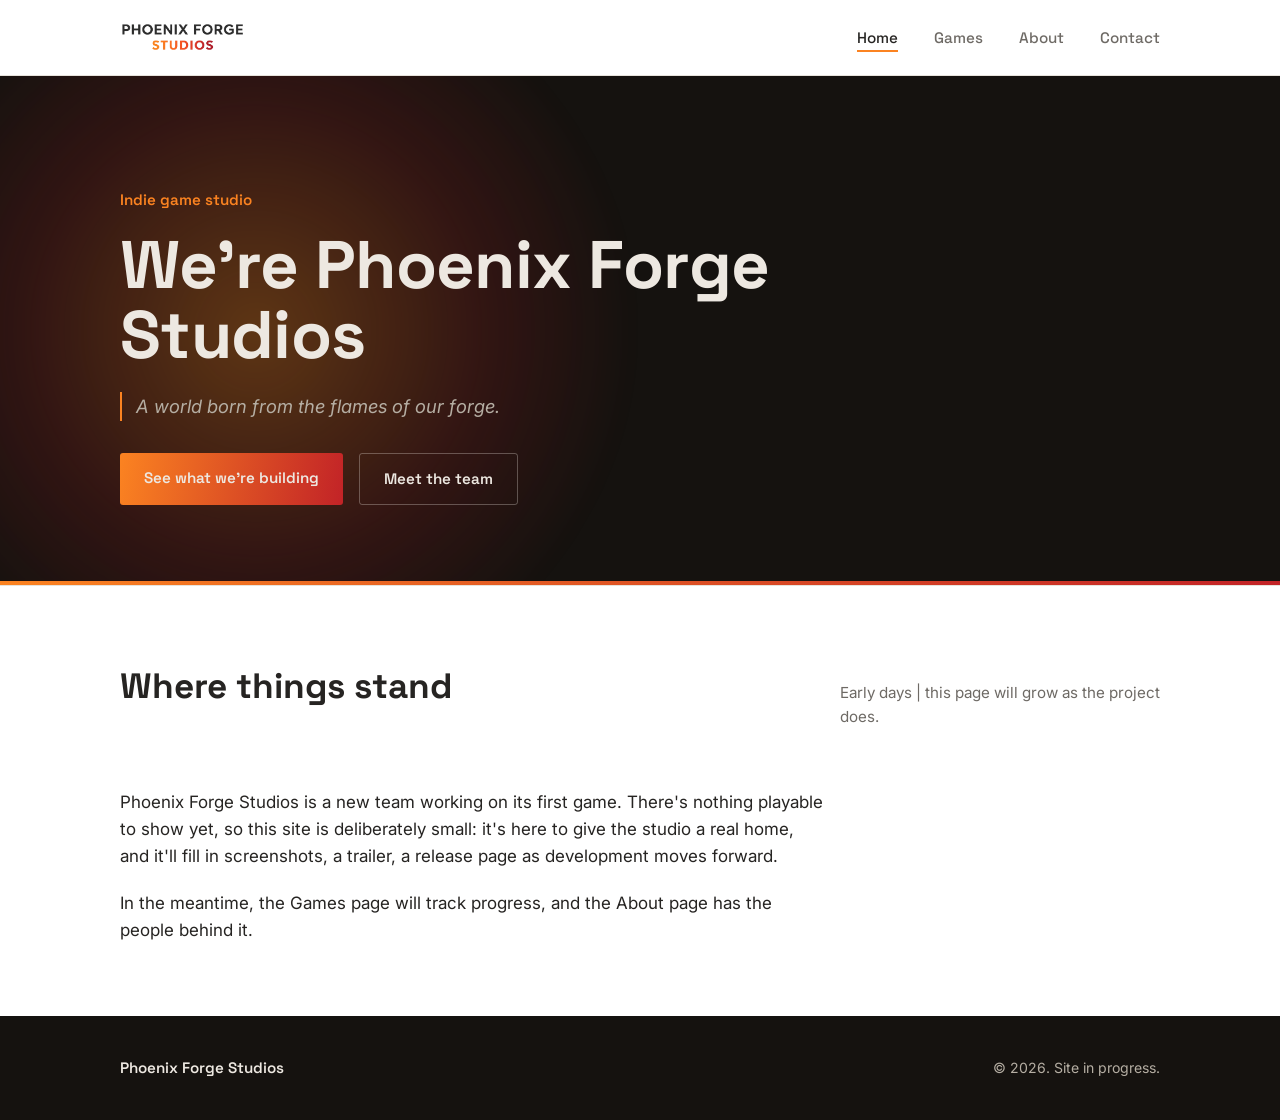
<file: index.html>
<!DOCTYPE html>
<html lang="en">
<head>
<meta charset="UTF-8">
<meta name="viewport" content="width=device-width, initial-scale=1.0">
<title>Phoenix Forge Studios</title>
<meta name="description" content="Phoenix Forge Studios — an independent game studio.">
<link rel="icon" type="image/svg+xml" href="assets/favicon.svg">
<link rel="preconnect" href="https://fonts.googleapis.com">
<link rel="preconnect" href="https://fonts.gstatic.com" crossorigin>
<link href="https://fonts.googleapis.com/css2?family=Space+Grotesk:wght@500;600;700&family=Inter:wght@400;500&display=swap" rel="stylesheet">
<link rel="stylesheet" href="styles.css">
</head>
<body>

<header class="site-header">
  <div class="wrap">
    <a class="brand" href="index.html" aria-label="Phoenix Forge Studios home">
      <img src="assets/logo_wordmark.png" alt="Phoenix Forge Studios">
    </a>
    <nav class="primary-nav" aria-label="Primary">
      <ul>
        <li><a href="index.html" aria-current="page">Home</a></li>
        <li><a href="games.html">Games</a></li>
        <li><a href="about.html">About</a></li>
        <li><a href="contact.html">Contact</a></li>
      </ul>
    </nav>
  </div>
</header>

<main>
  <section class="hero">
    <div class="wrap">
      <p class="eyebrow">Indie game studio</p>
      <h1>We're Phoenix Forge Studios</h1>
      <p class="lede placeholder">A world born from the flames of our forge.</p>
      <div class="button-row">
        <a class="btn btn-primary" href="games.html">See what we're building</a>
        <a class="btn btn-secondary" href="about.html">Meet the team</a>
      </div>
    </div>
  </section>

  <section>
    <div class="wrap">
      <div class="section-head">
        <h2>Where things stand</h2>
        <p class="section-note">Early days | this page will grow as the project does.</p>
      </div>
      <div class="prose">
        <p>Phoenix Forge Studios is a new team working on its first game. There's nothing playable to show yet, so this site is deliberately small: it's here to give the studio a real home, and it'll fill in screenshots, a trailer, a release page as development moves forward.</p>
        <p>In the meantime, the <a href="games.html">Games</a> page will track progress, and the <a href="about.html">About</a> page has the people behind it.</p>
      </div>
    </div>
  </section>
</main>

<footer class="site-footer">
  <div class="wrap">
    <span class="foot-brand">Phoenix Forge Studios</span>
    <span class="foot-meta">&copy; 2026. Site in progress.</span>
  </div>
</footer>

</body>
</html>
</file>
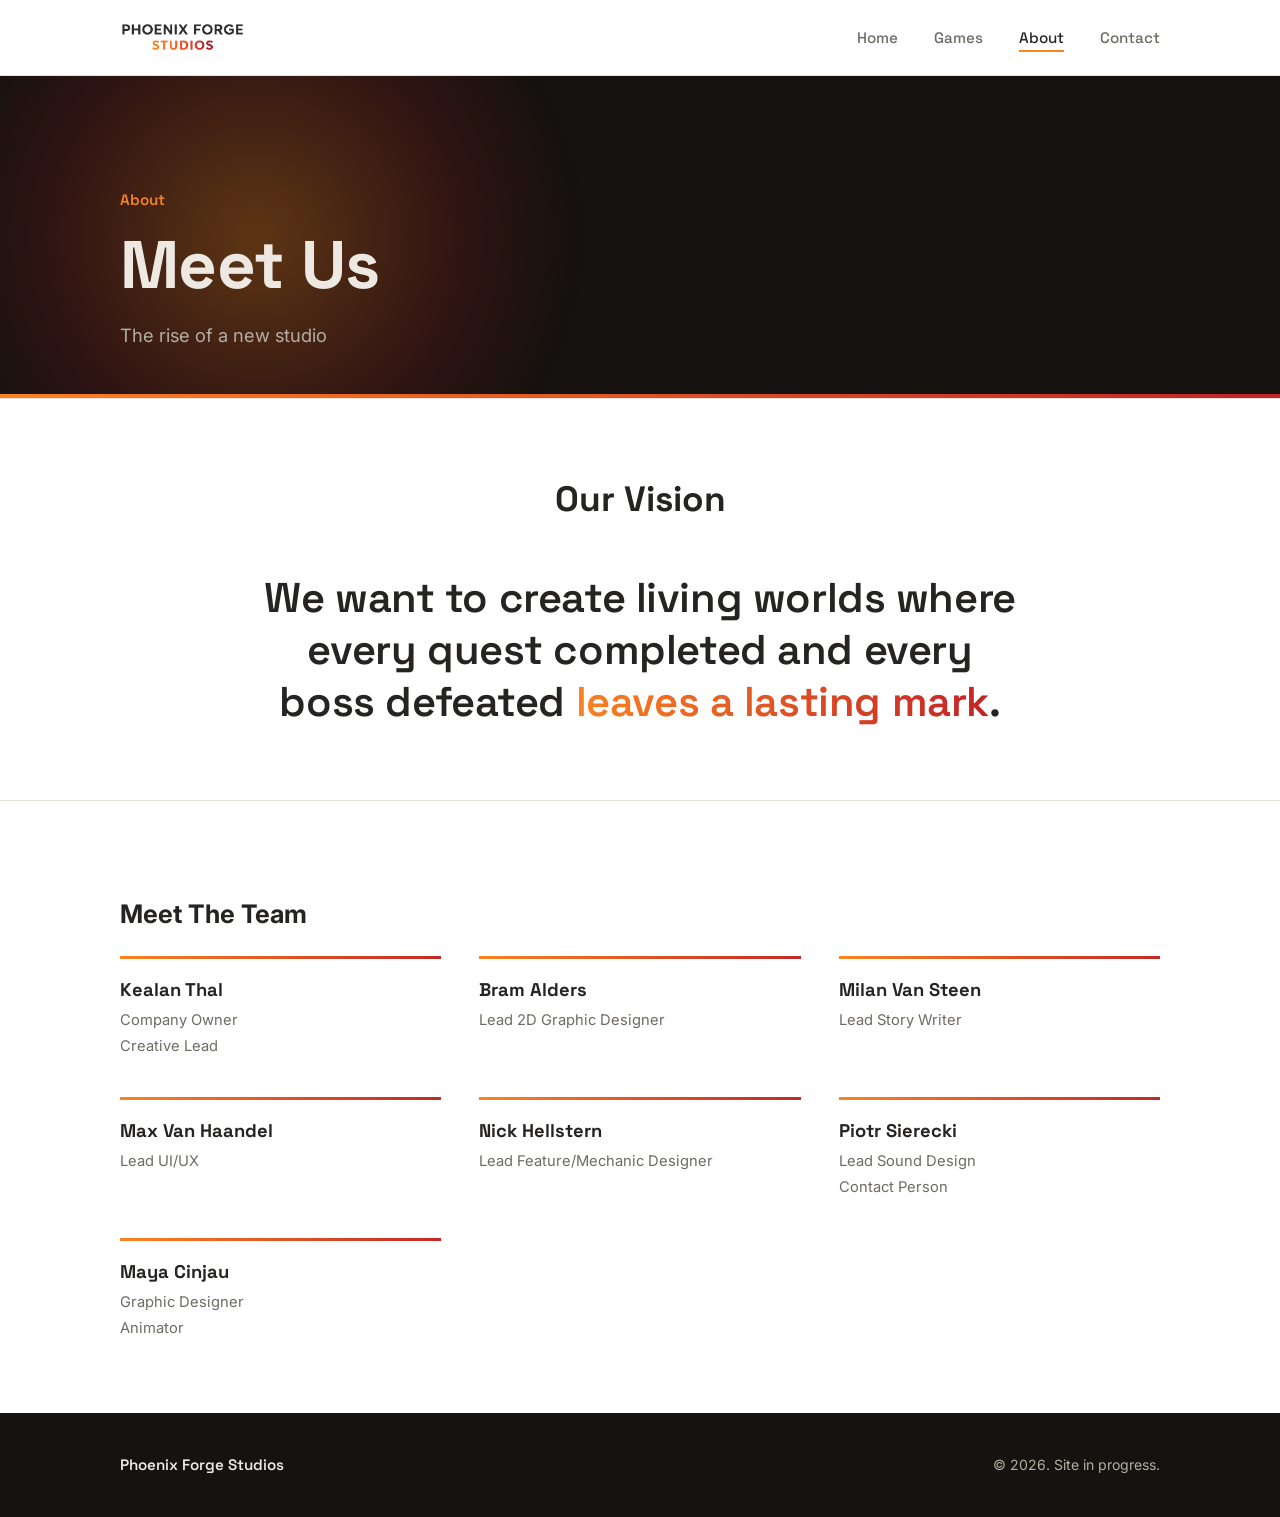
<file: about.html>
<!DOCTYPE html>
<html lang="en">
<head>
<meta charset="UTF-8">
<meta name="viewport" content="width=device-width, initial-scale=1.0">
<title>About — Phoenix Forge Studios</title>
<meta name="description" content="The team behind Phoenix Forge Studios.">
<link rel="icon" type="image/svg+xml" href="assets/favicon.svg">
<link rel="preconnect" href="https://fonts.googleapis.com">
<link rel="preconnect" href="https://fonts.gstatic.com" crossorigin>
<link href="https://fonts.googleapis.com/css2?family=Space+Grotesk:wght@500;600;700&family=Inter:wght@400;500&display=swap" rel="stylesheet">
<link rel="stylesheet" href="styles.css">
</head>
<body>

<header class="site-header">
  <div class="wrap">
    <a class="brand" href="index.html" aria-label="Phoenix Forge Studios home">
      <img src="assets/logo_wordmark.png" alt="Phoenix Forge Studios">
    </a>
    <nav class="primary-nav" aria-label="Primary">
      <ul>
        <li><a href="index.html">Home</a></li>
        <li><a href="games.html">Games</a></li>
        <li><a href="about.html" aria-current="page">About</a></li>
        <li><a href="contact.html">Contact</a></li>
      </ul>
    </nav>
  </div>
</header>

<main>
  <section class="hero" style="padding-bottom: 1rem;">
    <div class="wrap">
      <p class="eyebrow">About</p>
      <h1>Meet Us</h1>
      <p class="lede">The rise of a new studio</p>
    </div>
  </section>

  <section class="section-vision">
  <div class="wrap">
    <div class="section-head">
      <h2>Our Vision</h2>
      </div>
      <div class="lede">
        <p class="vision">
          We want to create living worlds where every quest completed and every boss defeated
          <span class="vision-accent">leaves a lasting mark</span>.
        </p>
      </div>
    </div>
  </section>
  
  <section>
    <div class="wrap">
      <h1>Meet The Team</h1>
      <div class="team-grid">  
        <div class="team-card">
          <p class="name">Kealan Thal</p>
          <p class="role">Company Owner</p>
          <p class="role">Creative Lead</p>
        </div>

        <div class="team-card">
          <p class="name">Bram Alders</p>
          <p class="role">Lead 2D Graphic Designer</p>
        </div>

        <div class="team-card">
          <p class="name">Milan Van Steen</p>
          <p class="role">Lead Story Writer</p>
        </div>

        <div class="team-card">
          <p class="name">Max Van Haandel</p>
          <p class="role">Lead UI/UX</p>
        </div>

        <div class="team-card">
          <p class="name">Nick Hellstern</p>
          <p class="role">Lead Feature/Mechanic Designer</p>
        </div>

        <div class="team-card">
          <p class="name">Piotr Sierecki</p>
          <p class="role">Lead Sound Design</p>
          <p class="role">Contact Person</p>
        </div>

        <div class="team-card">
          <p class="name">Maya Cinjau</p>
          <p class="role">Graphic Designer</p>
          <p class="role">Animator</p>
        </div>

      </div>
    </div>
  </section>
</main>

<footer class="site-footer">
  <div class="wrap">
    <span class="foot-brand">Phoenix Forge Studios</span>
    <span class="foot-meta">&copy; 2026. Site in progress.</span>
  </div>
</footer>

</body>
</html>
</file>
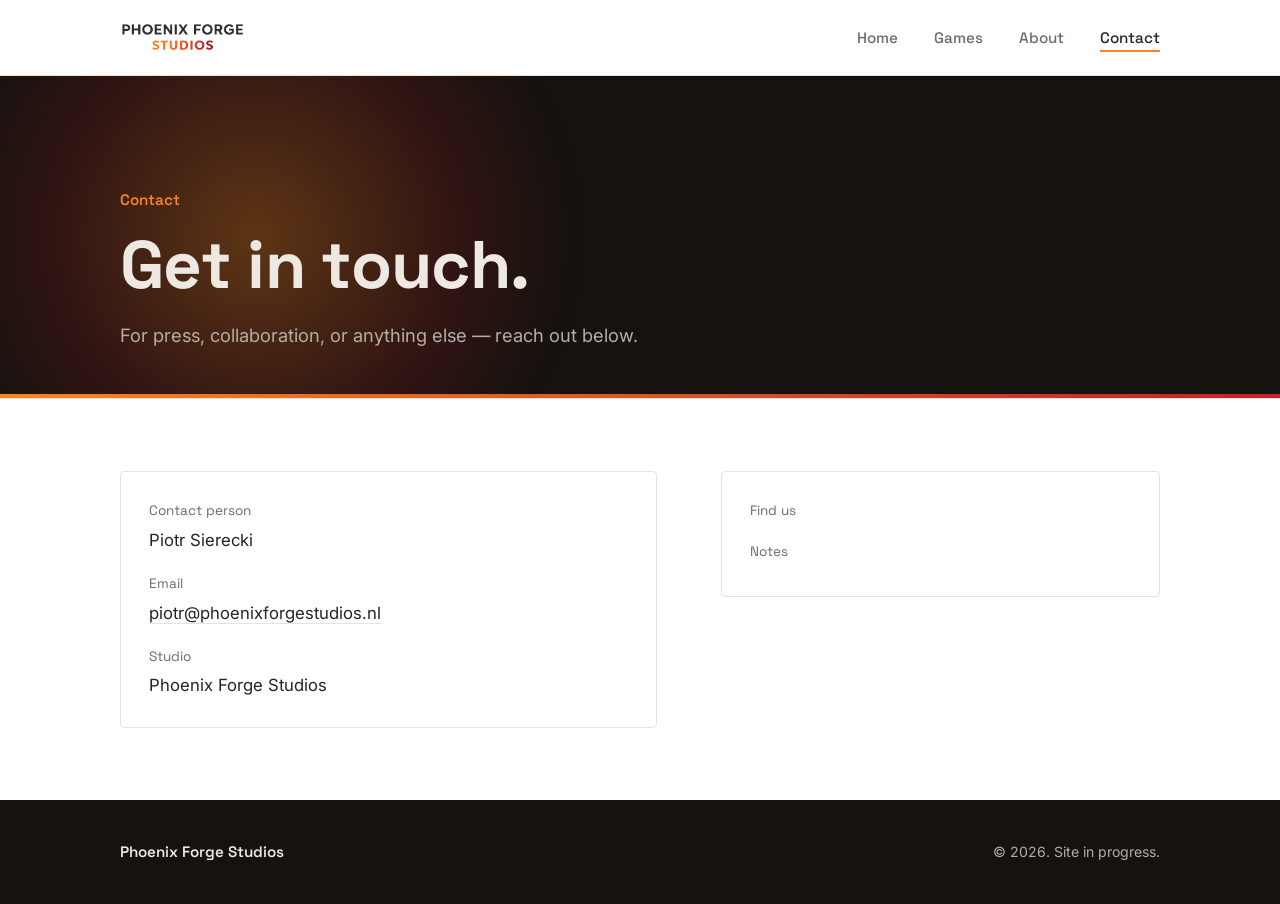
<file: contact.html>
<!DOCTYPE html>
<html lang="en">
<head>
<meta charset="UTF-8">
<meta name="viewport" content="width=device-width, initial-scale=1.0">
<title>Contact — Phoenix Forge Studios</title>
<meta name="description" content="Get in touch with Phoenix Forge Studios.">
<link rel="icon" type="image/svg+xml" href="assets/favicon.svg">
<link rel="preconnect" href="https://fonts.googleapis.com">
<link rel="preconnect" href="https://fonts.gstatic.com" crossorigin>
<link href="https://fonts.googleapis.com/css2?family=Space+Grotesk:wght@500;600;700&family=Inter:wght@400;500&display=swap" rel="stylesheet">
<link rel="stylesheet" href="styles.css">
</head>
<body>

<header class="site-header">
  <div class="wrap">
    <a class="brand" href="index.html" aria-label="Phoenix Forge Studios home">
      <img src="assets/logo_wordmark.png" alt="Phoenix Forge Studios">
    </a>
    <nav class="primary-nav" aria-label="Primary">
      <ul>
        <li><a href="index.html">Home</a></li>
        <li><a href="games.html">Games</a></li>
        <li><a href="about.html">About</a></li>
        <li><a href="contact.html" aria-current="page">Contact</a></li>
      </ul>
    </nav>
  </div>
</header>

<main>
  <section class="hero" style="padding-bottom: 1rem;">
    <div class="wrap">
      <p class="eyebrow">Contact</p>
      <h1>Get in touch.</h1>
      <p class="lede">For press, collaboration, or anything else — reach out below.</p>
    </div>
  </section>

  <section>
    <div class="wrap">
      <div class="contact-grid">

        <div class="contact-card">
          <p class="label">Contact person</p>
          <p class="value">Piotr Sierecki</p>

          <p class="label">Email</p>
          <p class="value"><a href="mailto:piotr@phoenixforgestudios.nl">piotr@phoenixforgestudios.nl</a></p>

          <p class="label">Studio</p>
          <p class="value">Phoenix Forge Studios</p>
        </div>

        <div class="contact-card">
          <p class="label">Find us</p>
          <p class="value"><a href="#"></a></p>
          <p class="label">Notes</p>
          <p class="value"></p>
        </div>

      </div>
    </div>
  </section>
</main>

<footer class="site-footer">
  <div class="wrap">
    <span class="foot-brand">Phoenix Forge Studios</span>
    <span class="foot-meta">&copy; 2026. Site in progress.</span>
  </div>
</footer>

</body>
</html>
</file>
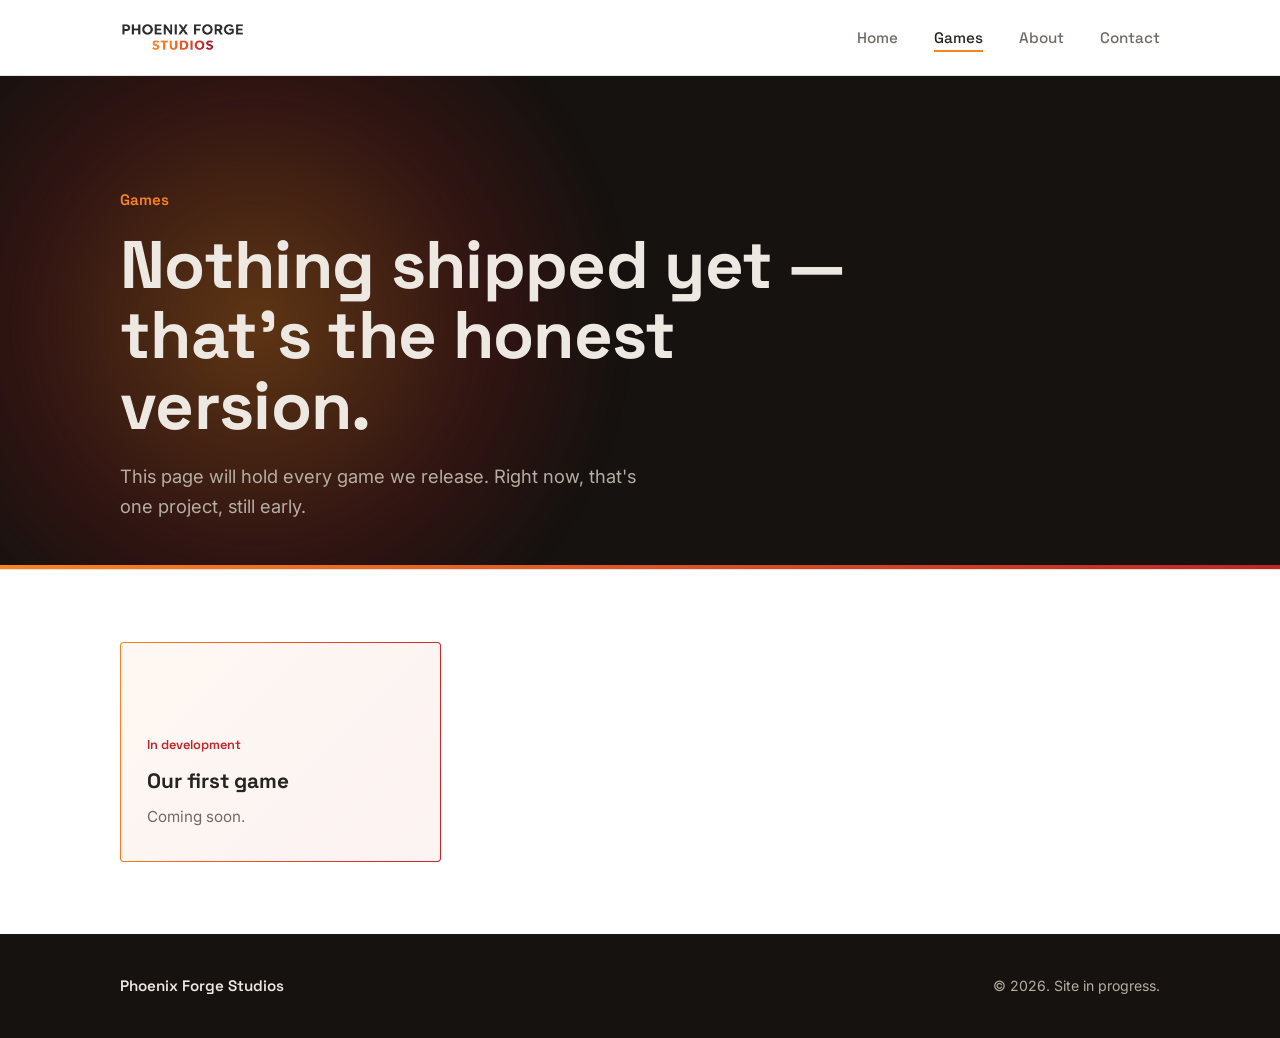
<file: games.html>
<!DOCTYPE html>
<html lang="en">
<head>
<meta charset="UTF-8">
<meta name="viewport" content="width=device-width, initial-scale=1.0">
<title>Games — Phoenix Forge Studios</title>
<meta name="description" content="Games by Phoenix Forge Studios.">
<link rel="icon" type="image/svg+xml" href="assets/favicon.svg">
<link rel="preconnect" href="https://fonts.googleapis.com">
<link rel="preconnect" href="https://fonts.gstatic.com" crossorigin>
<link href="https://fonts.googleapis.com/css2?family=Space+Grotesk:wght@500;600;700&family=Inter:wght@400;500&display=swap" rel="stylesheet">
<link rel="stylesheet" href="styles.css">
</head>
<body>

<header class="site-header">
  <div class="wrap">
    <a class="brand" href="index.html" aria-label="Phoenix Forge Studios home">
      <img src="assets/logo_wordmark.png" alt="Phoenix Forge Studios">
    </a>
    <nav class="primary-nav" aria-label="Primary">
      <ul>
        <li><a href="index.html">Home</a></li>
        <li><a href="games.html" aria-current="page">Games</a></li>
        <li><a href="about.html">About</a></li>
        <li><a href="contact.html">Contact</a></li>
      </ul>
    </nav>
  </div>
</header>

<main>
  <section class="hero" style="padding-bottom: 1rem;">
    <div class="wrap">
      <p class="eyebrow">Games</p>
      <h1>Nothing shipped yet — that's the honest version.</h1>
      <p class="lede">This page will hold every game we release. Right now, that's one project, still early.</p>
    </div>
  </section>

  <section>
    <div class="wrap">
      <div class="games-grid">
        <div class="game-card is-empty">
          <p class="tag">In development</p>
          <h3>Our first game</h3>
          <p>Coming soon.</p>
        </div>
      </div>
    </div>
  </section>
</main>

<footer class="site-footer">
  <div class="wrap">
    <span class="foot-brand">Phoenix Forge Studios</span>
    <span class="foot-meta">&copy; 2026. Site in progress.</span>
  </div>
</footer>

</body>
</html>
</file>
<file: styles.css>
/* ============================================
   Phoenix Forge Studios — design tokens
   Palette sampled directly from the studio logo:
     ink:    #2B2B2B  (logo's dark text)
     orange: #FB8321  (logo gradient start)
     ember:  #C22327  (logo gradient end)
   ============================================ */

:root {
  --paper: #FFFFFF;
  --paper-soft: #FAF9F7;
  --ink: #262422;
  --ink-soft: #6E6A65;
  --line: #E7E3DC;
  --orange: #FB8321;
  --ember: #C22327;
  --forge-gradient: linear-gradient(100deg, #FB8321 0%, #C22327 100%);

  --char: #15120F;
  --char-soft: #211C17;
  --cream: #EDE8E1;
  --cream-soft: #B5AEA3;

  --font-display: 'Space Grotesk', 'Archivo', sans-serif;
  --font-body: 'Inter', sans-serif;

  --measure: 64ch;
  --gap: clamp(1.5rem, 3vw, 3rem);
}

* { box-sizing: border-box; }

html {
  scroll-behavior: smooth;
}

@media (prefers-reduced-motion: reduce) {
  html { scroll-behavior: auto; }
  * { animation-duration: 0.01ms !important; animation-iteration-count: 1 !important; transition-duration: 0.01ms !important; }
}

body {
  margin: 0;
  background: var(--paper);
  color: var(--ink);
  font-family: var(--font-body);
  font-size: 17px;
  line-height: 1.6;
  -webkit-font-smoothing: antialiased;
}

a {
  color: inherit;
  text-decoration: none;
}

a:focus-visible,
button:focus-visible {
  outline: 2px solid var(--ember);
  outline-offset: 3px;
}

img { max-width: 100%; display: block; }

.wrap {
  max-width: 1120px;
  margin: 0 auto;
  padding: 0 clamp(1.25rem, 4vw, 2.5rem);
}

/* ---------- Header ---------- */

.site-header {
  border-bottom: 1px solid var(--line);
}

.site-header .wrap {
  display: flex;
  align-items: center;
  justify-content: space-between;
  gap: 2rem;
  padding-top: 1.4rem;
  padding-bottom: 1.4rem;
}

.brand img {
  height: 30px;
  width: auto;
}

.brand {
  display: inline-flex;
  align-items: center;
}

nav.primary-nav ul {
  list-style: none;
  display: flex;
  gap: clamp(1.25rem, 3vw, 2.25rem);
  margin: 0;
  padding: 0;
}

nav.primary-nav a {
  font-family: var(--font-display);
  font-weight: 500;
  font-size: 0.95rem;
  color: var(--ink-soft);
  padding-bottom: 3px;
  border-bottom: 2px solid transparent;
  transition: color 0.15s ease, border-color 0.15s ease;
}

nav.primary-nav a:hover {
  color: var(--ink);
}

nav.primary-nav a[aria-current="page"] {
  color: var(--ink);
  border-bottom-color: var(--orange);
}

.nav-toggle {
  display: none;
}

/* ---------- Hero ---------- */

.hero {
  position: relative;
  overflow: hidden;
  background: var(--char);
  padding: clamp(3.5rem, 9vw, 7rem) 0 clamp(3rem, 7vw, 5rem);
}

.hero::before {
  content: "";
  position: absolute;
  top: -20%;
  left: -10%;
  width: 60%;
  height: 140%;
  background: radial-gradient(circle, rgba(251,131,33,0.32) 0%, rgba(194,35,39,0.16) 45%, transparent 72%);
  filter: blur(10px);
  pointer-events: none;
}

.hero::after {
  content: "";
  position: absolute;
  bottom: 0;
  left: 0;
  right: 0;
  height: 4px;
  background: var(--forge-gradient);
}

.hero .wrap {
  position: relative;
}

.hero .eyebrow {
  font-family: var(--font-display);
  font-size: 0.95rem;
  font-weight: 600;
  color: var(--orange);
  margin: 0 0 1.1rem;
}

.hero h1 {
  font-family: var(--font-display);
  font-weight: 700;
  font-size: clamp(2.4rem, 6vw, 4.2rem);
  line-height: 1.05;
  letter-spacing: -0.01em;
  margin: 0 0 1.3rem;
  max-width: 18ch;
  color: var(--cream);
}

.hero .lede {
  font-size: 1.15rem;
  color: var(--cream-soft);
  max-width: 46ch;
  margin: 0 0 2rem;
}

.hero .lede.placeholder {
  font-style: italic;
  border-left: 2px solid var(--orange);
  padding-left: 0.9rem;
}

.button-row {
  display: flex;
  gap: 1rem;
  flex-wrap: wrap;
}

.btn {
  display: inline-block;
  font-family: var(--font-display);
  font-weight: 600;
  font-size: 0.95rem;
  padding: 0.8rem 1.5rem;
  border-radius: 3px;
  transition: transform 0.15s ease, filter 0.15s ease, background 0.15s ease, color 0.15s ease;
}

.btn-primary {
  background: var(--forge-gradient);
  color: var(--cream);
}

.btn-primary:hover {
  filter: brightness(1.1);
}

.btn-secondary {
  border: 1px solid rgba(237,232,225,0.3);
  color: var(--cream);
}

.btn-secondary:hover {
  border-color: var(--cream);
  background: rgba(237,232,225,0.06);
}

/* ---------- Sections generally ---------- */

section {
  padding: clamp(2.5rem, 6vw, 4.5rem) 0;
}

section + section {
  border-top: 1px solid var(--line);
}

.section-head {
  display: flex;
  align-items: baseline;
  justify-content: space-between;
  gap: 2rem;
  margin-bottom: clamp(1.75rem, 4vw, 2.75rem);
  flex-wrap: wrap;
}

.section-head h2 {
  font-family: var(--font-display);
  font-weight: 700;
  font-size: clamp(1.6rem, 3.4vw, 2.2rem);
  margin: 0;
}

.section-head .section-note {
  color: var(--ink-soft);
  font-size: 0.95rem;
  max-width: 32ch;
}

.section-vision .section-head {
  justify-content: center;
}

/* ---------- Games grid / empty state ---------- */

.games-grid {
  display: grid;
  grid-template-columns: repeat(auto-fill, minmax(260px, 1fr));
  gap: var(--gap);
}

.game-card {
  border: 1px solid var(--line);
  border-radius: 4px;
  padding: 2rem 1.6rem;
  min-height: 220px;
  display: flex;
  flex-direction: column;
  justify-content: flex-end;
  position: relative;
  overflow: hidden;
}

.game-card.is-empty {
  border: 1px solid transparent;
  color: var(--ink-soft);
  background:
    linear-gradient(var(--paper), var(--paper)) padding-box,
    var(--forge-gradient) border-box;
  background-size: 100% 100%, 100% 100%;
}

.game-card.is-empty::before {
  content: "";
  position: absolute;
  inset: 0;
  background: linear-gradient(135deg, rgba(251,131,33,0.06), rgba(194,35,39,0.06));
  z-index: 0;
}

.game-card.is-empty .tag,
.game-card.is-empty h3,
.game-card.is-empty p {
  position: relative;
  z-index: 1;
}

.game-card.is-empty .tag {
  font-family: var(--font-display);
  font-size: 0.8rem;
  font-weight: 600;
  color: var(--ember);
  margin-bottom: 0.6rem;
}

.game-card.is-empty h3 {
  font-family: var(--font-display);
  font-size: 1.3rem;
  margin: 0 0 0.4rem;
  color: var(--ink);
}

.game-card.is-empty p {
  margin: 0;
  font-size: 0.95rem;
}

/* ---------- Team grid ---------- */

.team-grid {
  display: grid;
  grid-template-columns: repeat(auto-fill, minmax(240px, 1fr));
  gap: var(--gap);
}

.team-card {
  border-top: 3px solid transparent;
  border-image: var(--forge-gradient) 1;
  padding-top: 1rem;
}

.team-card .name {
  font-family: var(--font-display);
  font-weight: 700;
  font-size: 1.15rem;
  margin: 0 0 0.3rem;
}

.team-card .role {
  color: var(--ink-soft);
  font-size: 0.92rem;
  margin: 0;
}

.team-card .role + .role {
  margin-top: 0.15rem;
}

/* ---------- About prose ---------- */

.prose {
  max-width: var(--measure);
}

.prose p {
  margin: 0 0 1.2rem;
}

.prose p:last-child {
  margin-bottom: 0;
}


/* ---------- Vision statement ---------- */

.vision {
  font-family: var(--font-display);
  font-size: clamp(1.6rem, 3.5vw, 2.6rem);
  font-weight: 600;
  line-height: 1.25;
  letter-spacing: -0.01em;
  margin: 0 auto;
  text-align: center;
  text-wrap: balance;
  color: var(--ink);
}

.vision-accent {
  background: var(--forge-gradient);
  -webkit-background-clip: text;
  background-clip: text;
  color: transparent;
}

/* ---------- Contact ---------- */

.contact-grid {
  display: grid;
  grid-template-columns: 1.1fr 0.9fr;
  gap: clamp(2rem, 5vw, 4rem);
  align-items: start;
}

@media (max-width: 720px) {
  .contact-grid { grid-template-columns: 1fr; }
}

.contact-card {
  border: 1px solid var(--line);
  border-radius: 4px;
  padding: 1.75rem;
}

.contact-card .label {
  font-family: var(--font-display);
  font-size: 0.85rem;
  color: var(--ink-soft);
  margin: 0 0 0.3rem;
}

.contact-card .value {
  font-size: 1.05rem;
  margin: 0 0 1.2rem;
}

.contact-card .value:last-child {
  margin-bottom: 0;
}

.contact-card .value a {
  border-bottom: 1px solid var(--line);
}

.contact-card .value a:hover {
  border-color: var(--ink);
}

/* ---------- Footer ---------- */

.site-footer {
  background: var(--char);
  padding: 2.5rem 0;
}

.site-footer .wrap {
  display: flex;
  align-items: center;
  justify-content: space-between;
  gap: 1.5rem;
  flex-wrap: wrap;
}

.site-footer .foot-brand {
  font-family: var(--font-display);
  font-weight: 600;
  font-size: 0.95rem;
  color: var(--cream);
}

.site-footer .foot-meta {
  color: var(--cream-soft);
  font-size: 0.88rem;
}

/* ---------- Mobile nav ---------- */

@media (max-width: 680px) {
  .site-header .wrap {
    flex-wrap: wrap;
  }

  nav.primary-nav ul {
    gap: 1.1rem;
    flex-wrap: wrap;
  }
}
</file>
